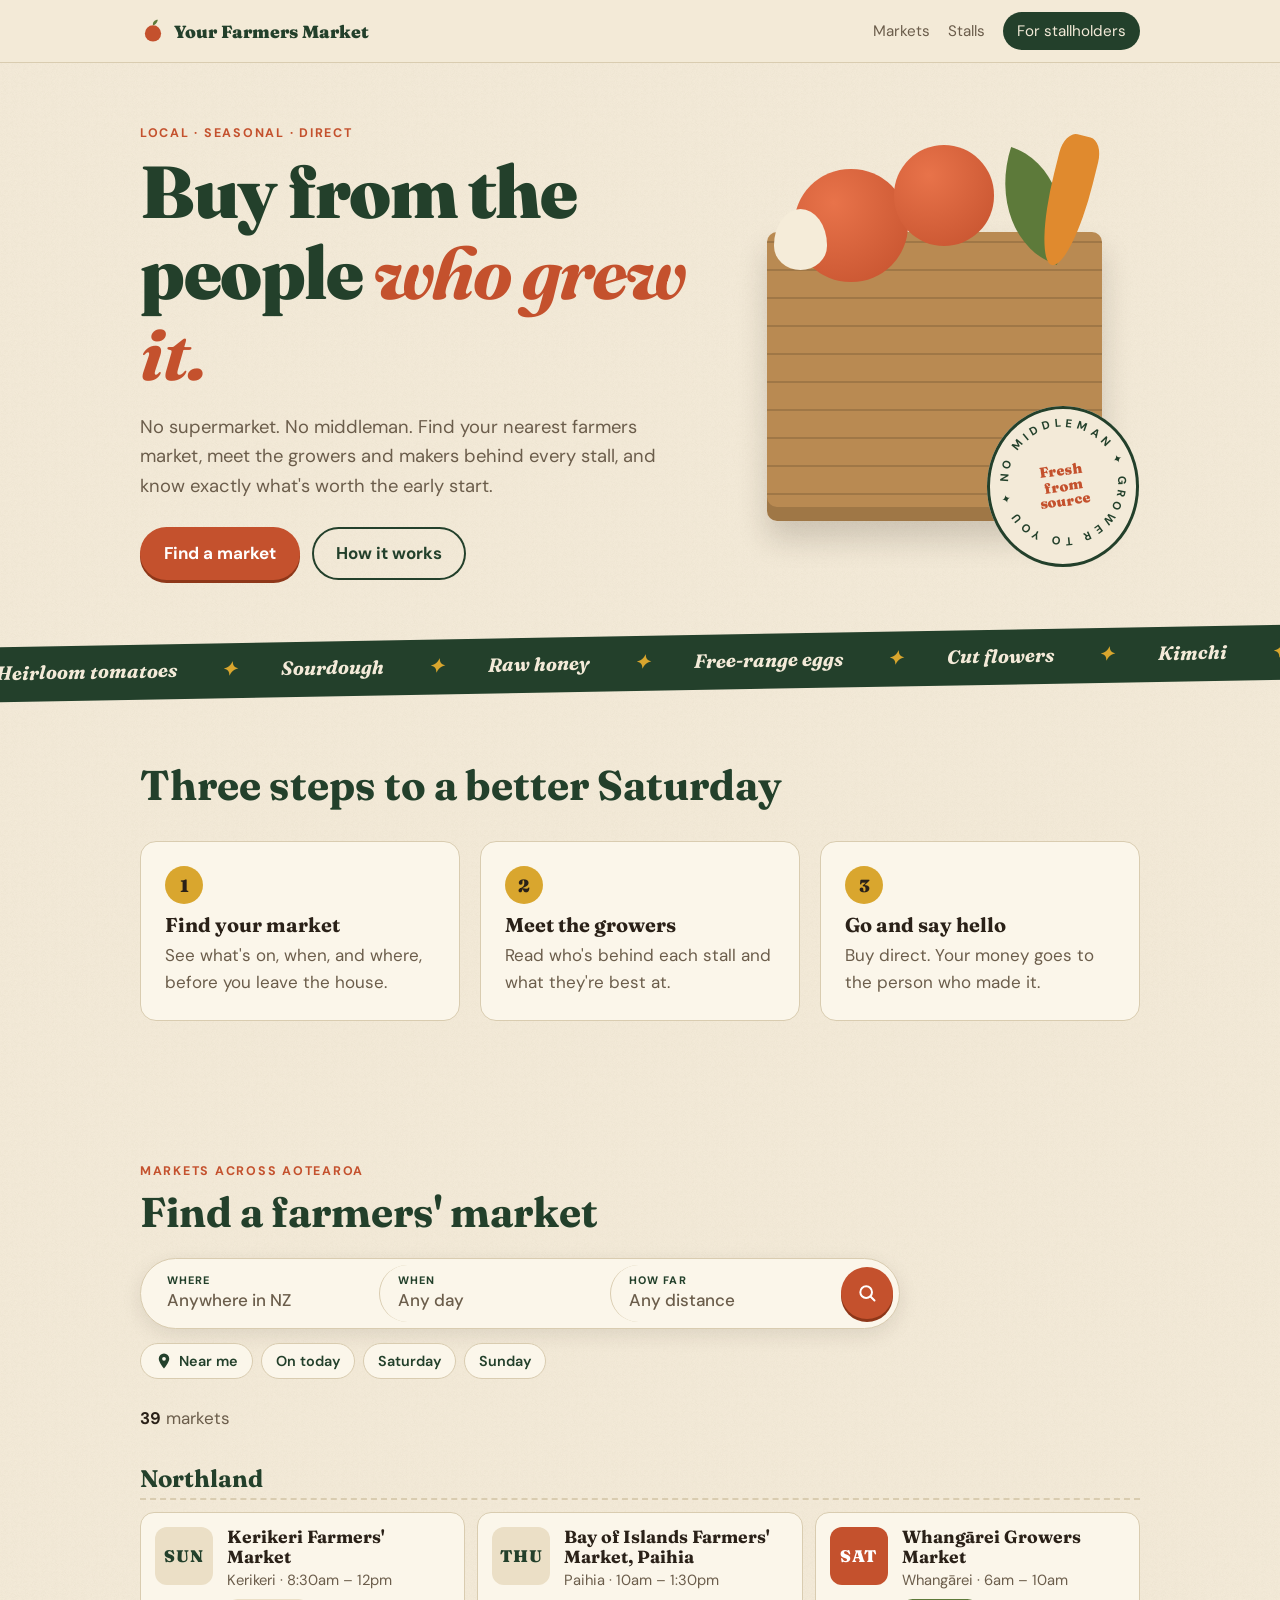
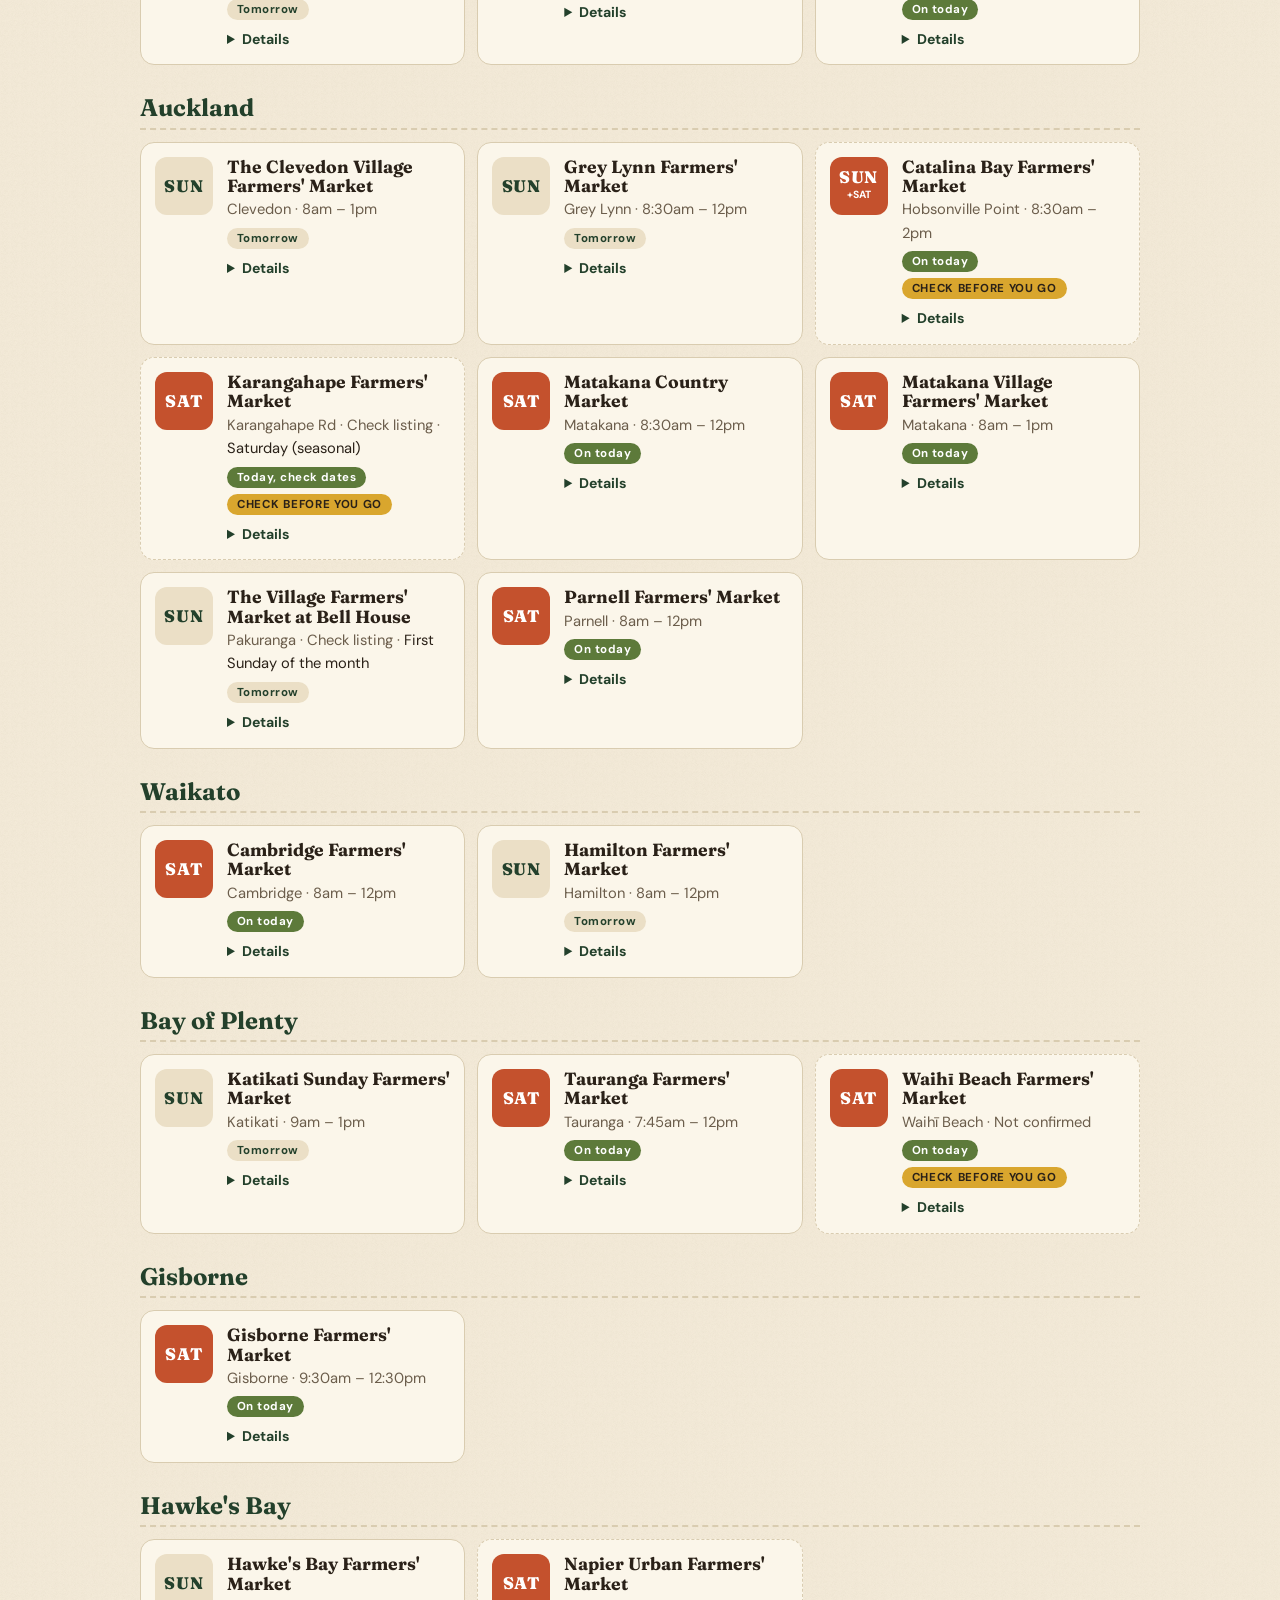
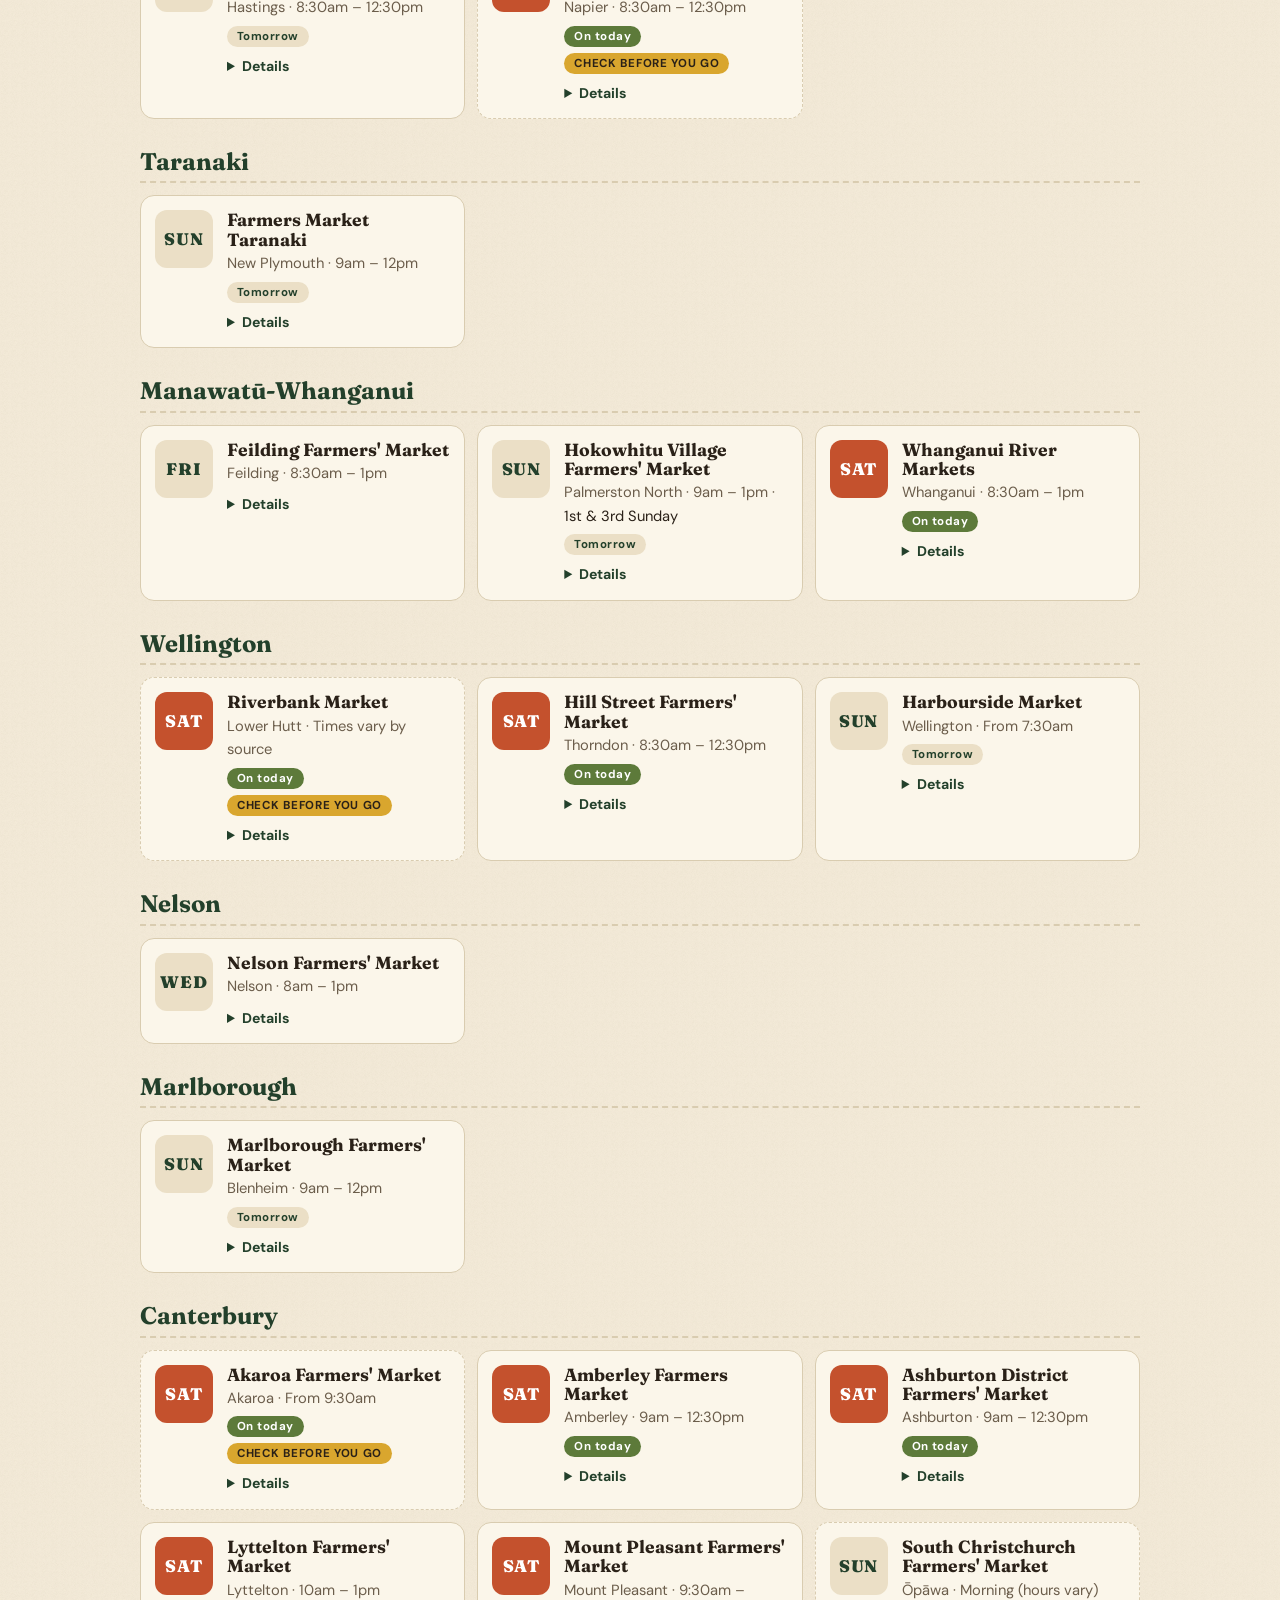
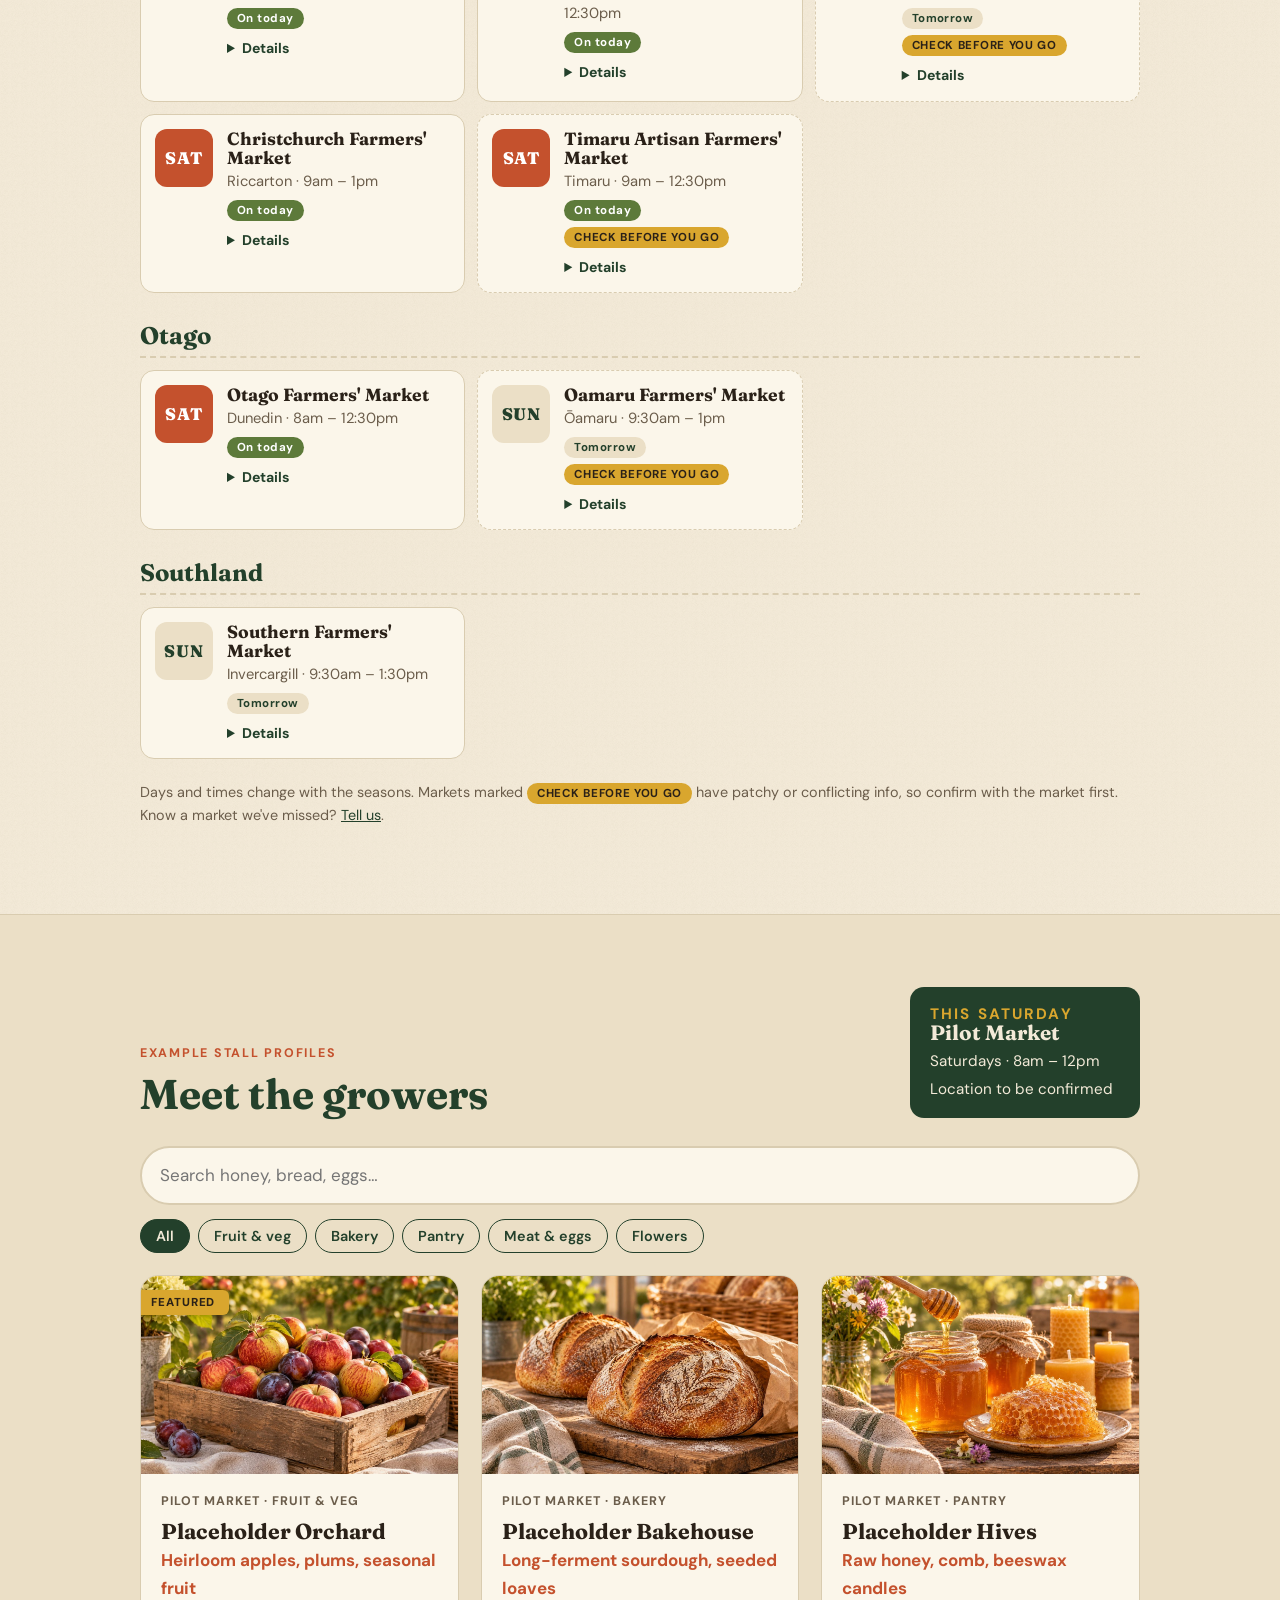
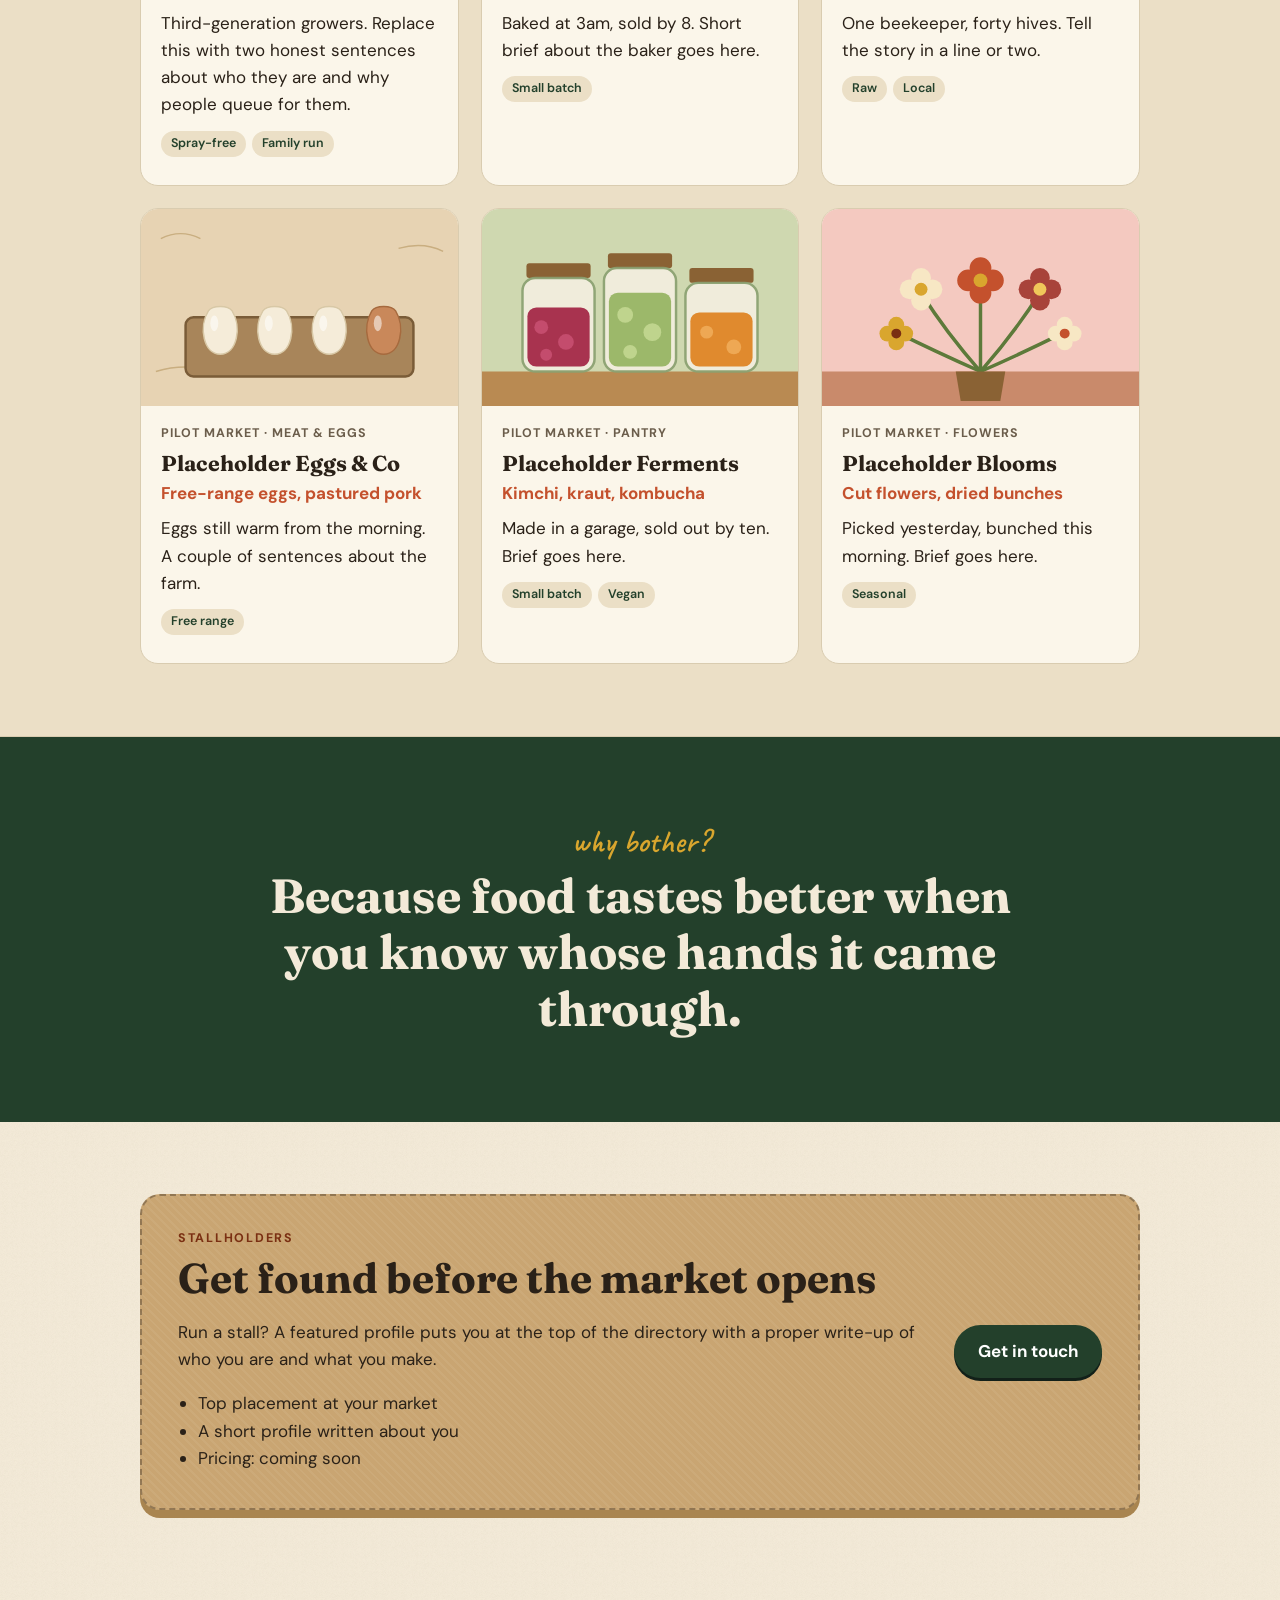
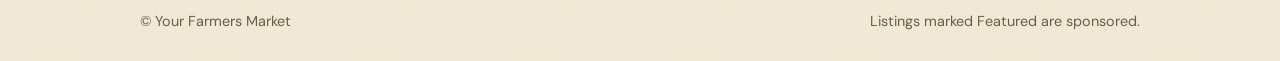
<file: index.html>
<!DOCTYPE html>
<html lang="en-NZ">
<head>
<meta charset="utf-8">
<meta name="viewport" content="width=device-width,initial-scale=1">
<title>Your Farmers Market — Buy from the people who grew it</title>
<meta name="description" content="Find local farmers markets and meet the growers, bakers and makers behind every stall. No middleman.">
<link rel="preconnect" href="https://fonts.googleapis.com">
<link rel="preconnect" href="https://fonts.gstatic.com" crossorigin>
<link href="https://fonts.googleapis.com/css2?family=Fraunces:opsz,wght@9..144,500;9..144,700;9..144,900&family=DM+Sans:wght@400;500;700&family=Caveat:wght@600&display=swap" rel="stylesheet">
<link rel="stylesheet" href="styles.css">
</head>
<body>
<header class="top"><div class="wrap bar">
  <a class="logo" href="#top"><svg viewBox="0 0 32 32" width="26" height="26" aria-hidden="true"><circle cx="16" cy="19" r="10" fill="#c4512d"/><path d="M16 9c-1-4 2-7 6-7-1 4-3 6-6 7z" fill="#5d7a3a"/></svg>Your Farmers Market</a>
  <nav><a href="#markets">Markets</a><a href="#stalls-section">Stalls</a><a class="pill" href="#feature">For stallholders</a></nav>
</div></header>

<main id="top">
<section class="hero"><div class="wrap hero-grid">
  <div>
    <p class="eyebrow">Local · Seasonal · Direct</p>
    <h1>Buy from the people <em>who grew it.</em></h1>
    <p class="lede">No supermarket. No middleman. Find your nearest farmers market, meet the growers and makers behind every stall, and know exactly what's worth the early start.</p>
    <div class="cta"><a class="btn" href="#markets">Find a market</a><a class="btn ghost" href="#how">How it works</a></div>
  </div>
  <div class="art" aria-hidden="true">
    <div class="stamp"><svg viewBox="0 0 160 160"><defs><path id="c" d="M80,80 m-58,0 a58,58 0 1,1 116,0 a58,58 0 1,1 -116,0"/></defs><text><textPath href="#c" startOffset="0" textLength="352" lengthAdjust="spacing">NO MIDDLEMAN ✦ GROWER TO YOU ✦</textPath></text></svg><b>Fresh<br>from<br>source</b></div>
    <div class="crate"><span class="tom"></span><span class="tom t2"></span><span class="leaf"></span><span class="car"></span><span class="egg"></span></div>
  </div>
</div></section>

<div class="marquee" aria-hidden="true"><div><span>Heirloom tomatoes</span><span>Sourdough</span><span>Raw honey</span><span>Free-range eggs</span><span>Cut flowers</span><span>Kimchi</span><span>Stone fruit</span><span>Pastured pork</span><span>Heirloom tomatoes</span><span>Sourdough</span><span>Raw honey</span><span>Free-range eggs</span><span>Cut flowers</span><span>Kimchi</span><span>Stone fruit</span><span>Pastured pork</span></div></div>

<section id="how" class="wrap section">
  <h2 class="reveal">Three steps to a better Saturday</h2>
  <ol class="steps">
    <li class="reveal"><span class="n">1</span><h3>Find your market</h3><p>See what's on, when, and where, before you leave the house.</p></li>
    <li class="reveal"><span class="n">2</span><h3>Meet the growers</h3><p>Read who's behind each stall and what they're best at.</p></li>
    <li class="reveal"><span class="n">3</span><h3>Go and say hello</h3><p>Buy direct. Your money goes to the person who made it.</p></li>
  </ol>
</section>

<section id="markets" class="wrap section">
  <p class="eyebrow">Markets across Aotearoa</p>
  <h2>Find a farmers' market</h2>

  <button class="spill" id="sp-open" type="button" aria-haspopup="dialog">
    <span class="sp-seg" data-go="where"><small>Where</small><b id="sp-where">Anywhere in NZ</b></span>
    <span class="sp-seg" data-go="when"><small>When</small><b id="sp-when">Any day</b></span>
    <span class="sp-seg sp-far" data-go="far"><small>How far</small><b id="sp-far">Any distance</b></span>
    <span class="sp-go"><svg viewBox="0 0 24 24" width="20" height="20" aria-hidden="true"><circle cx="11" cy="11" r="7" fill="none" stroke="currentColor" stroke-width="2.4"/><path d="M16.5 16.5L21 21" stroke="currentColor" stroke-width="2.4" stroke-linecap="round"/></svg></span>
  </button>

  <div class="quick" id="quick">
    <button type="button" data-q="near"><svg viewBox="0 0 24 24" width="18" height="18" aria-hidden="true"><path d="M12 2a7 7 0 0 0-7 7c0 5 7 13 7 13s7-8 7-13a7 7 0 0 0-7-7zm0 9.5A2.5 2.5 0 1 1 12 6.5a2.5 2.5 0 0 1 0 5z" fill="currentColor"/></svg>Near me</button>
    <button type="button" data-q="today">On today</button>
    <button type="button" data-q="6">Saturday</button>
    <button type="button" data-q="0">Sunday</button>
  </div>

  <div class="resbar"><p id="mk-count" aria-live="polite"></p><div id="mk-active" class="active"></div></div>
  <p id="mk-geo" class="geo" hidden></p>
  <div id="mk-list" class="mk-list"></div>
  <p id="mk-empty" class="empty" hidden></p>
  <p class="fineprint">Days and times change with the seasons. Markets marked <span class="flag">Check before you go</span> have patchy or conflicting info, so confirm with the market first. Know a market we've missed? <a href="mailto:hello@yourfarmersmarket.co.nz?subject=Market%20suggestion">Tell us</a>.</p>

  <div class="sheet" id="sheet" hidden>
    <div class="sheet-bg" data-close></div>
    <div class="sheet-panel" role="dialog" aria-modal="true" aria-labelledby="sheet-title">
      <div class="sheet-head"><h3 id="sheet-title">Find a market</h3><button type="button" class="x" data-close aria-label="Close">&times;</button></div>
      <div class="sheet-body">
        <section id="s-where"><h4>Where</h4>
          <div class="field"><svg viewBox="0 0 24 24" width="20" height="20" aria-hidden="true"><circle cx="11" cy="11" r="7" fill="none" stroke="currentColor" stroke-width="2.4"/><path d="M16.5 16.5L21 21" stroke="currentColor" stroke-width="2.4" stroke-linecap="round"/></svg><label class="sr" for="mk-search">Town or market</label><input id="mk-search" type="search" list="mk-towns" placeholder="Search a town or market" autocomplete="off"><datalist id="mk-towns"></datalist></div>
          <button type="button" id="mk-near" class="locbtn"><svg viewBox="0 0 24 24" width="18" height="18" aria-hidden="true"><path d="M12 2a7 7 0 0 0-7 7c0 5 7 13 7 13s7-8 7-13a7 7 0 0 0-7-7zm0 9.5A2.5 2.5 0 1 1 12 6.5a2.5 2.5 0 0 1 0 5z" fill="currentColor"/></svg><span>Use my current location</span></button>
          <div class="chiprow" id="mk-regions"></div>
        </section>
        <section id="s-when"><h4>When</h4><div class="tiles" id="mk-days"></div></section>
        <section id="s-far"><h4>How far</h4><p class="hint" id="far-hint">Pick a town or use your location first.</p><div class="chiprow" id="mk-radius"></div></section>
      </div>
      <div class="sheet-foot"><button type="button" class="linkbtn" id="mk-clear">Clear all</button><button type="button" class="btn" id="mk-show" data-close>Show markets</button></div>
    </div>
  </div>
</section>

<section id="stalls-section" class="band"><div class="wrap section">
  <div class="head"><div><p class="eyebrow">Example stall profiles</p><h2>Meet the growers</h2></div>
    <aside id="thisweek" class="week reveal"></aside></div>
  <div class="tools"><label class="sr" for="search">Search stalls</label>
    <input id="search" type="search" placeholder="Search honey, bread, eggs…" autocomplete="off"><div id="chips" class="chips"></div></div>
  <div id="stalls" class="grid"></div>
  <p id="empty" class="empty" hidden>Nothing matches that yet. Try another word or category.</p>
</div></section>

<section class="manifesto"><div class="wrap">
  <p class="hand">why bother?</p>
  <p class="big">Because food tastes better when you know whose hands it came through.</p>
</div></section>

<section id="feature" class="wrap section">
  <div class="kraft reveal">
    <div><p class="eyebrow">Stallholders</p><h2>Get found before the market opens</h2>
      <p>Run a stall? A featured profile puts you at the top of the directory with a proper write-up of who you are and what you make.</p>
      <ul><li>Top placement at your market</li><li>A short profile written about you</li><li>Pricing: coming soon</li></ul></div>
    <a class="btn" href="mailto:hello@yourfarmersmarket.co.nz?subject=Featured%20stall%20enquiry">Get in touch</a>
  </div>
</section>
</main>

<footer><div class="wrap foot"><span>© Your Farmers Market</span><span>Listings marked Featured are sponsored.</span></div></footer>
<script src="markets.js"></script><script src="markets-ui.js"></script><script src="data.js"></script><script src="app.js"></script>
</body>
</html>
</file>
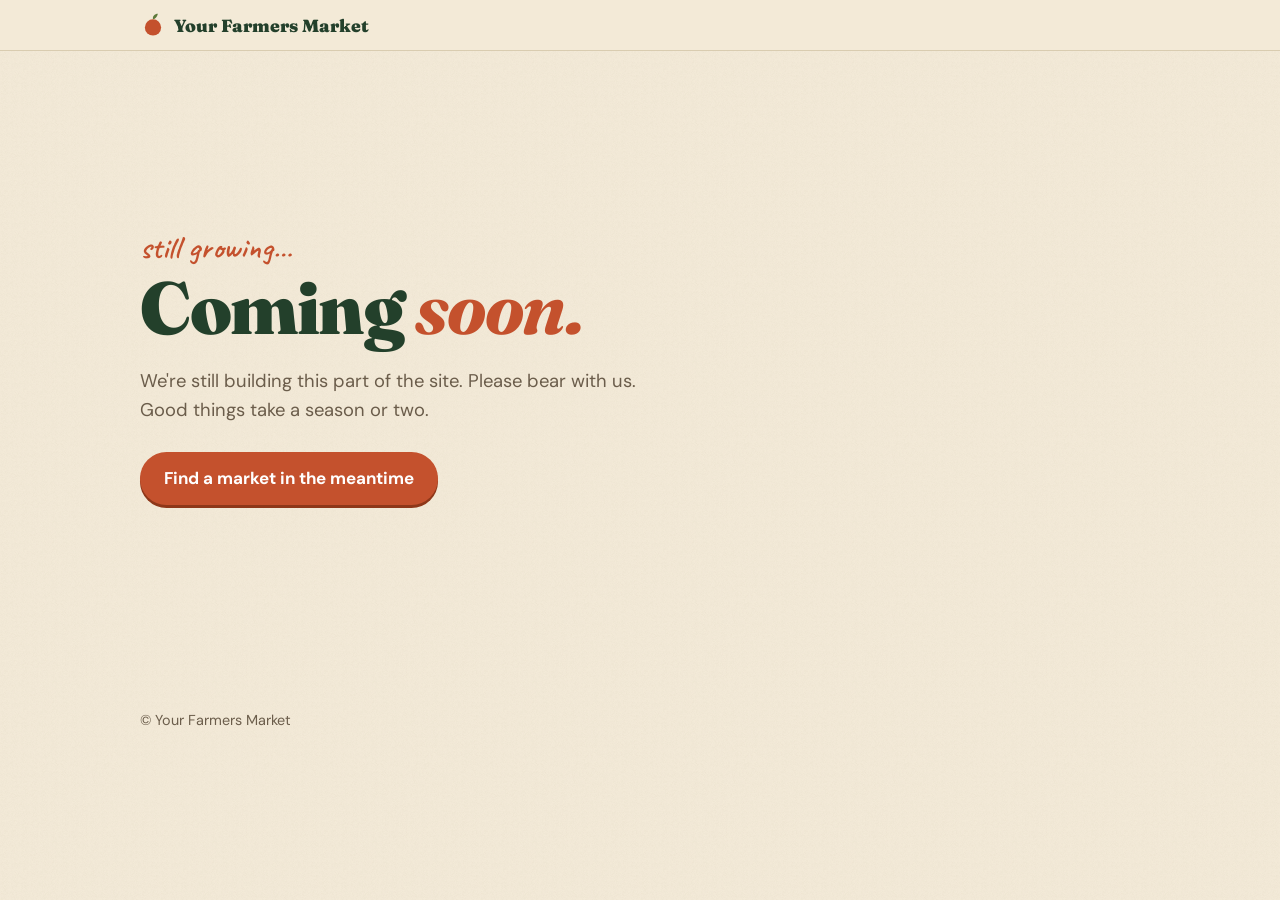
<file: coming-soon.html>
<!DOCTYPE html>
<html lang="en-NZ">
<head>
<meta charset="utf-8">
<meta name="viewport" content="width=device-width,initial-scale=1">
<title>Coming soon — Your Farmers Market</title>
<meta name="robots" content="noindex">
<link rel="preconnect" href="https://fonts.googleapis.com">
<link rel="preconnect" href="https://fonts.gstatic.com" crossorigin>
<link href="https://fonts.googleapis.com/css2?family=Fraunces:opsz,wght@9..144,700;9..144,900&family=DM+Sans:wght@400;500;700&family=Caveat:wght@600&display=swap" rel="stylesheet">
<link rel="stylesheet" href="styles.css">
</head>
<body>
<header class="top"><div class="wrap bar">
  <a class="logo" href="index.html"><svg viewBox="0 0 32 32" width="26" height="26" aria-hidden="true"><circle cx="16" cy="19" r="10" fill="#c4512d"/><path d="M16 9c-1-4 2-7 6-7-1 4-3 6-6 7z" fill="#5d7a3a"/></svg>Your Farmers Market</a>
</div></header>
<main class="wrap soon">
  <p class="hand">still growing…</p>
  <h1>Coming <em>soon.</em></h1>
  <p class="lede">We're still building this part of the site. Please bear with us. Good things take a season or two.</p>
  <a class="btn" href="index.html#markets">Find a market in the meantime</a>
</main>
<footer><div class="wrap foot"><span>© Your Farmers Market</span></div></footer>
</body>
</html>
</file>
<file: styles.css>
:root{--paper:#f3ead8;--paper2:#ebdfc6;--ink:#2a2118;--muted:#6b5d4b;--forest:#23402b;--tomato:#c4512d;--mustard:#d9a62e;--leaf:#5d7a3a;--card:#fbf6ea;--line:#d9ccb0;
--serif:'Fraunces',Georgia,'Times New Roman',serif;--sans:'DM Sans',system-ui,sans-serif;--hand:'Caveat','Brush Script MT',cursive}
*{box-sizing:border-box}html{scroll-behavior:smooth}
body{margin:0;background:var(--paper);color:var(--ink);font:17px/1.6 var(--sans);
background-image:url("data:image/svg+xml,%3Csvg xmlns='http://www.w3.org/2000/svg' width='160' height='160'%3E%3Cfilter id='n'%3E%3CfeTurbulence baseFrequency='.9' numOctaves='2'/%3E%3CfeColorMatrix values='0 0 0 0 .3 0 0 0 0 .2 0 0 0 0 .1 0 0 0 .07 0'/%3E%3C/filter%3E%3Crect width='160' height='160' filter='url(%23n)'/%3E%3C/svg%3E")}
.wrap{max-width:1040px;margin:0 auto;padding:0 20px}
h1,h2,h3{font-family:var(--serif);line-height:1.1;margin:0}
.eyebrow{font:700 .78rem/1 var(--sans);letter-spacing:.14em;text-transform:uppercase;color:var(--tomato);margin:0 0 12px}
.sr{position:absolute;left:-9999px}
.top{position:sticky;top:0;z-index:10;background:color-mix(in srgb,var(--paper) 90%,transparent);backdrop-filter:blur(8px);border-bottom:1px solid var(--line)}
.bar{display:flex;justify-content:space-between;align-items:center;padding-top:12px;padding-bottom:12px;gap:12px;flex-wrap:wrap}
.logo{display:flex;align-items:center;gap:8px;font:900 1.1rem var(--serif);color:var(--forest);text-decoration:none}
nav{display:flex;align-items:center;gap:18px;font-size:.95rem}nav a{color:var(--muted);text-decoration:none}nav a:hover{color:var(--ink)}
.pill{background:var(--forest);color:var(--paper)!important;padding:7px 14px;border-radius:99px}
.hero{padding:64px 0 48px}.hero-grid{display:grid;grid-template-columns:1.15fr .85fr;gap:32px;align-items:center}
h1{font-size:clamp(2.6rem,7vw,4.6rem);font-weight:900;letter-spacing:-.02em;color:var(--forest)}
h1 em{font-style:italic;font-weight:700;color:var(--tomato)}
.lede{font-size:1.15rem;color:var(--muted);max-width:520px;margin:18px 0 26px}
.cta{display:flex;gap:12px;flex-wrap:wrap}
.btn{display:inline-block;background:var(--tomato);color:#fff;padding:13px 24px;border-radius:99px;font-weight:700;text-decoration:none;box-shadow:0 3px 0 #8e3719;transition:transform .15s,box-shadow .15s}
.btn:hover{transform:translateY(-2px);box-shadow:0 5px 0 #8e3719}
.btn.ghost{background:transparent;color:var(--forest);box-shadow:inset 0 0 0 2px var(--forest)}.btn.ghost:hover{box-shadow:inset 0 0 0 2px var(--forest),0 4px 0 var(--forest)}
.art{position:relative;aspect-ratio:1;max-width:380px;margin:0 auto;width:100%}
.crate{position:absolute;inset:18% 6% 6%;background:#b98a52;border-radius:10px;box-shadow:inset 0 -14px 0 rgba(0,0,0,.14),0 18px 30px rgba(42,33,24,.18);
background-image:repeating-linear-gradient(0deg,transparent 0 26px,rgba(0,0,0,.14) 26px 28px)}
.crate span{position:absolute;display:block}
.tom{width:34%;aspect-ratio:1;border-radius:50%;background:radial-gradient(circle at 35% 30%,#e8734a,var(--tomato));left:8%;top:-22%}
.tom.t2{left:38%;top:-30%;width:30%}
.leaf{width:24%;height:34%;left:68%;top:-26%;background:var(--leaf);border-radius:0 100% 0 100%;transform:rotate(18deg)}
.car{width:12%;height:46%;left:84%;top:-34%;background:#e08a2e;border-radius:40% 40% 60% 60%/20% 20% 80% 80%;transform:rotate(14deg)}
.egg{width:16%;height:21%;left:2%;top:-8%;background:#f5ecd9;border-radius:50% 50% 50% 50%/60% 60% 40% 40%}
.stamp{position:absolute;right:-4%;bottom:-6%;width:40%;aspect-ratio:1;z-index:2;animation:spin 28s linear infinite;color:var(--forest)}
.stamp svg{width:100%;height:100%;animation:spin 28s linear infinite reverse}.stamp text{font:700 12px var(--sans);fill:currentColor}
.stamp b{position:absolute;inset:0;display:grid;place-items:center;text-align:center;font:900 .9rem/1.05 var(--serif);color:var(--tomato);transform:rotate(-8deg);animation:spin 28s linear infinite reverse}
.stamp{background:var(--paper);border-radius:50%;box-shadow:0 0 0 3px var(--forest) inset}
@keyframes spin{to{transform:rotate(360deg)}}
.marquee{background:var(--forest);color:var(--paper);overflow:hidden;white-space:nowrap;padding:14px 0;transform:rotate(-1deg);margin:8px -2% 0}
.marquee div{display:inline-block;animation:slide 40s linear infinite}
.marquee span{font:italic 700 1.2rem var(--serif);margin:0 22px}.marquee span::after{content:"✦";margin-left:44px;color:var(--mustard)}
@keyframes slide{to{transform:translateX(-50%)}}
.section{padding-top:72px;padding-bottom:72px}.section h2{font-size:clamp(1.8rem,4.5vw,2.6rem);color:var(--forest)}
.steps{list-style:none;padding:0;margin:32px 0 0;display:grid;grid-template-columns:repeat(auto-fit,minmax(220px,1fr));gap:20px}
.steps li{background:var(--card);border:1.5px solid var(--line);border-radius:16px;padding:24px;position:relative}
.steps h3{font-size:1.25rem;margin:10px 0 6px}.steps p{margin:0;color:var(--muted)}
.n{display:inline-grid;place-items:center;width:38px;height:38px;border-radius:50%;background:var(--mustard);font:900 1.1rem var(--serif);color:var(--ink)}
.band{background:var(--paper2);border-block:1px solid var(--line)}
.head{display:flex;justify-content:space-between;align-items:flex-end;gap:20px;flex-wrap:wrap}
.week{background:var(--forest);color:var(--paper);border-radius:14px;padding:16px 20px;min-width:230px;transform:rotate(1.5deg)}
.week .eyebrow{color:var(--mustard)}.week h3{font-size:1.3rem}.week p{margin:4px 0 0;font-size:.95rem}
.tools{margin:28px 0 22px;display:grid;gap:14px}
#search{width:100%;padding:14px 18px;border-radius:99px;border:2px solid var(--line);background:var(--card);font:inherit;color:var(--ink)}
#search:focus{outline:none;border-color:var(--forest)}
.chips{display:flex;gap:8px;flex-wrap:wrap}
.chip{border:1.5px solid var(--forest);background:transparent;color:var(--forest);padding:7px 15px;border-radius:99px;font:600 .9rem var(--sans);cursor:pointer;transition:.15s}
.chip:hover{background:rgba(35,64,43,.08)}.chip.on{background:var(--forest);color:var(--paper)}
.grid{display:grid;grid-template-columns:repeat(auto-fill,minmax(290px,1fr));gap:22px}
.stall{background:var(--card);border:1.5px solid var(--line);border-radius:18px;overflow:hidden;position:relative;transition:transform .2s,box-shadow .2s}
.stall:hover{transform:translateY(-5px) rotate(-.4deg);box-shadow:0 14px 28px rgba(42,33,24,.14)}
.media{aspect-ratio:16/10;overflow:hidden}.media img{width:100%;height:100%;object-fit:cover;display:block}
.ph{width:100%;height:100%;display:grid;place-items:center;background:
radial-gradient(circle at 20% 20%,rgba(255,255,255,.25),transparent 45%),var(--h)}
.ph span{font:900 3.4rem var(--serif);color:rgba(255,255,255,.88)}
.body{padding:18px 20px 20px}.where{margin:0 0 4px;font-size:.78rem;font-weight:700;letter-spacing:.08em;text-transform:uppercase;color:var(--muted)}
.stall h3{font-size:1.35rem}.sells{color:var(--tomato);font-weight:700;margin:4px 0 8px!important}.body p{margin:0 0 8px}
.tags{display:flex;gap:6px;flex-wrap:wrap;margin-top:12px!important}.tags span{font-size:.78rem;font-weight:600;background:var(--paper2);padding:3px 10px;border-radius:99px;color:var(--forest)}
.ribbon{position:absolute;top:14px;left:-6px;z-index:2;background:var(--mustard);color:var(--ink);font:800 .72rem var(--sans);letter-spacing:.08em;text-transform:uppercase;padding:5px 14px 5px 16px;border-radius:0 6px 6px 0;box-shadow:0 2px 6px rgba(0,0,0,.2)}
.empty{text-align:center;color:var(--muted);padding:30px}
.manifesto{background:var(--forest);color:var(--paper);padding:84px 0;text-align:center}
.hand{font:600 2rem var(--hand);color:var(--mustard);margin:0 0 6px}
.big{font:700 clamp(1.7rem,4.6vw,3rem)/1.18 var(--serif);max-width:780px;margin:0 auto}
.kraft{background:#c9a572;background-image:repeating-linear-gradient(45deg,rgba(255,255,255,.05) 0 2px,transparent 2px 6px);border-radius:20px;padding:36px;display:grid;grid-template-columns:1fr auto;gap:24px;align-items:center;box-shadow:0 8px 0 #a98550;border:2px dashed rgba(42,33,24,.35)}
.kraft h2{color:var(--ink)}.kraft .eyebrow{color:#7a2f12}.kraft ul{padding-left:20px;margin:10px 0 0}
.kraft .btn{background:var(--forest);box-shadow:0 3px 0 #122019;white-space:nowrap}.kraft .btn:hover{box-shadow:0 5px 0 #122019}
footer{padding:28px 0;color:var(--muted);font-size:.9rem}.foot{display:flex;justify-content:space-between;gap:12px;flex-wrap:wrap}
.reveal{opacity:0;transform:translateY(18px);transition:opacity .6s ease,transform .6s ease}.reveal.in{opacity:1;transform:none}
@media(max-width:760px){.hero-grid{grid-template-columns:1fr}.art{max-width:280px;order:-1}.kraft{grid-template-columns:1fr}.hero{padding-top:36px}nav a:not(.pill){display:none}}
@media(prefers-reduced-motion:reduce){*{animation:none!important;transition:none!important}.reveal{opacity:1;transform:none}html{scroll-behavior:auto}}
.updated{color:var(--muted);font-size:.9rem;margin:0}
.mk-grid{display:grid;grid-template-columns:repeat(auto-fill,minmax(250px,1fr));gap:16px}
.rhead{grid-column:1/-1;font-size:1.5rem;color:var(--forest);margin:18px 0 0;padding-bottom:6px;border-bottom:2px dashed var(--line)}
.mk{background:var(--card);border:1.5px solid var(--line);border-left:6px solid var(--leaf);border-radius:14px;padding:16px 18px;transition:transform .2s,box-shadow .2s}
.mk:hover{transform:translateY(-3px);box-shadow:0 10px 22px rgba(42,33,24,.12)}
.mk.warn{border-left-color:var(--mustard)}
.mk h3{font-size:1.2rem;margin:2px 0 8px}.mk p{margin:0 0 6px}.when{color:var(--tomato)}.when strong{color:var(--forest)}
.venue{font-size:.92rem;color:var(--muted)}.note{font-size:.85rem;color:var(--muted);font-style:italic}
.flag{display:inline-block;background:var(--mustard);color:var(--ink);font:700 .72rem var(--sans);letter-spacing:.06em;text-transform:uppercase;padding:3px 10px;border-radius:99px}
.src{font-size:.78rem;color:var(--muted);margin-top:8px!important}.src a{color:var(--forest)}
.fineprint{font-size:.9rem;color:var(--muted);margin-top:22px}.fineprint a{color:var(--forest)}
.site{margin:8px 0 0!important}.site a{color:var(--tomato);font-weight:700;text-decoration:none}.site a:hover{text-decoration:underline}
.facts{margin:6px 0 8px;padding-left:18px;font-size:.88rem;color:var(--ink)}.facts li{margin:2px 0}.facts li::marker{color:var(--leaf)}
.soon{min-height:70vh;display:flex;flex-direction:column;justify-content:center;align-items:flex-start;padding-top:48px;padding-bottom:48px}
.soon .hand{font:600 2rem var(--hand);color:var(--tomato);margin:0}
/* Market finder v2 */
.finder{padding:16px 0 10px;margin-top:14px;border-bottom:1px solid var(--line)}
.searchrow{display:flex;gap:10px}
.field{flex:1;display:flex;align-items:center;gap:8px;background:var(--card);border:2px solid var(--line);border-radius:99px;padding:0 16px;color:var(--muted)}
.field:focus-within{border-color:var(--forest)}
.field input{flex:1;border:0;background:transparent;font:inherit;color:var(--ink);padding:13px 0;min-width:0}.field input:focus{outline:none}
.nearbtn{display:flex;align-items:center;gap:6px;border:0;background:var(--forest);color:var(--paper);font:700 .95rem var(--sans);padding:0 18px;border-radius:99px;cursor:pointer;white-space:nowrap}
.nearbtn.on{background:var(--tomato)}.nearbtn.busy{opacity:.6}
.filterrow{display:flex;gap:10px;margin-top:12px;flex-wrap:wrap;align-items:center}
.seg{display:flex;background:var(--paper2);border-radius:99px;padding:4px;overflow-x:auto;max-width:100%}
.seg button{border:0;background:transparent;font:600 .9rem var(--sans);color:var(--forest);padding:8px 14px;border-radius:99px;cursor:pointer;white-space:nowrap}
.seg button.on{background:var(--card);box-shadow:0 1px 3px rgba(42,33,24,.18)}
#mk-region{font:600 .9rem var(--sans);color:var(--forest);background:var(--card);border:2px solid var(--line);border-radius:99px;padding:8px 14px}
.resultbar{display:flex;justify-content:space-between;align-items:center;margin-top:10px;min-height:28px}
.resultbar p{margin:0;color:var(--muted);font-size:.95rem}.resultbar strong{color:var(--ink)}
#mk-clear{border:0;background:none;color:var(--tomato);font:700 .9rem var(--sans);cursor:pointer;text-decoration:underline}
.geo{font-size:.85rem;color:var(--muted);margin:4px 0 0}
.mk-list{display:grid;grid-template-columns:repeat(auto-fill,minmax(320px,1fr));gap:12px;margin-top:16px}
.mk2{display:flex;gap:14px;background:var(--card);border:1.5px solid var(--line);border-radius:14px;padding:14px}
.mk2.warn{border-style:dashed}
.dtile{flex:none;width:58px;height:58px;border-radius:12px;background:var(--paper2);display:grid;place-items:center;align-content:center;color:var(--forest)}
.dtile b{font:900 1.05rem var(--serif);letter-spacing:.04em}.dtile small{font-size:.65rem;font-weight:700}
.dtile.live{background:var(--tomato);color:#fff}
.mbody{flex:1;min-width:0}.mtop{display:flex;justify-content:space-between;gap:8px;align-items:baseline}
.mk2 h3{font-size:1.1rem;margin:0}.dist{font-size:.8rem;font-weight:700;color:var(--tomato);white-space:nowrap}
.mline{margin:3px 0 0;color:var(--muted);font-size:.92rem}.mline em{font-style:normal;color:var(--ink)}
.mbadges{margin:6px 0 0;display:flex;gap:6px;flex-wrap:wrap}.mbadges:empty{display:none}
.today,.tmrw{font:700 .72rem var(--sans);letter-spacing:.04em;padding:3px 10px;border-radius:99px;background:var(--leaf);color:#fff}.tmrw{background:var(--paper2);color:var(--forest)}
.mk2 details{margin-top:8px}.mk2 summary{cursor:pointer;font-weight:700;font-size:.88rem;color:var(--forest)}
.mk2 details[open] summary{margin-bottom:6px}.mk2 .venue,.mk2 .note{font-size:.88rem;margin:4px 0}
@media(max-width:760px){.mk-list{grid-template-columns:1fr}.nearbtn span{display:none}.nearbtn{padding:0 14px}}
@media(max-width:760px){.seg button{padding:8px 10px;font-size:.85rem}.bar{flex-wrap:nowrap}.logo{font-size:1rem}.pill{padding:6px 12px;font-size:.85rem}}
.seg.radius{margin-top:10px}
[hidden]{display:none!important}
/* Market finder v3: search pill + sheet */
.spill{display:flex;align-items:center;width:100%;max-width:760px;margin:22px 0 0;padding:6px 6px 6px 8px;background:var(--card);border:1.5px solid var(--line);border-radius:99px;box-shadow:0 6px 20px rgba(42,33,24,.10);cursor:pointer;text-align:left;font:inherit;color:var(--ink);transition:box-shadow .2s}
.spill:hover{box-shadow:0 8px 26px rgba(42,33,24,.16)}
.sp-seg{flex:1;display:flex;flex-direction:column;padding:8px 18px;border-radius:99px;min-width:0}
.sp-seg+.sp-seg{border-left:1px solid var(--line)}
.sp-seg:hover{background:var(--paper2)}
.sp-seg small{font:800 .68rem var(--sans);letter-spacing:.1em;text-transform:uppercase;color:var(--forest)}
.sp-seg b{font-weight:500;color:var(--muted);white-space:nowrap;overflow:hidden;text-overflow:ellipsis}
.sp-go{flex:none;display:grid;place-items:center;width:52px;height:52px;border-radius:50%;background:var(--tomato);color:#fff;box-shadow:0 3px 0 #8e3719}
.quick{display:flex;gap:8px;margin-top:14px;overflow-x:auto;padding-bottom:4px;scrollbar-width:none}
.quick::-webkit-scrollbar{display:none}
.quick button{display:inline-flex;align-items:center;gap:6px;flex:none;border:1.5px solid var(--line);background:var(--card);color:var(--forest);font:600 .9rem var(--sans);padding:8px 14px;border-radius:99px;cursor:pointer;transition:.15s}
.quick button:hover{border-color:var(--forest)}
.quick button.on{background:var(--forest);border-color:var(--forest);color:var(--paper)}
.resbar{display:flex;flex-wrap:wrap;align-items:center;gap:8px 12px;margin-top:22px}
.resbar p{margin:0;color:var(--muted)}.resbar strong{color:var(--ink);font-size:1.05rem}
.active{display:flex;flex-wrap:wrap;gap:6px;align-items:center}
.achip{border:0;background:var(--paper2);color:var(--forest);font:600 .82rem var(--sans);padding:5px 10px;border-radius:99px;cursor:pointer}
.achip span{margin-left:2px;font-weight:800}
.linkbtn{border:0;background:none;color:var(--tomato);font:700 .88rem var(--sans);cursor:pointer;text-decoration:underline;padding:4px}
.noscroll{overflow:hidden}
.sheet{position:fixed;inset:0;z-index:50;display:flex;align-items:center;justify-content:center}
.sheet-bg{position:absolute;inset:0;background:rgba(35,30,20,.45);backdrop-filter:blur(2px);animation:fade .2s}
.sheet-panel{position:relative;width:min(560px,100%);max-height:88vh;display:flex;flex-direction:column;background:var(--paper);border-radius:22px;box-shadow:0 20px 60px rgba(0,0,0,.3);animation:pop .22s ease-out}
.sheet-head{display:flex;justify-content:space-between;align-items:center;padding:18px 22px 10px}
.sheet-head h3{font-size:1.4rem;color:var(--forest)}
.x{border:0;background:var(--paper2);width:36px;height:36px;border-radius:50%;font-size:1.5rem;line-height:1;cursor:pointer;color:var(--ink)}
.sheet-body{overflow-y:auto;padding:0 22px 12px}
.sheet-body section{padding:14px 0;border-bottom:1px solid var(--line)}
.sheet-body section:last-child{border-bottom:0}
.sheet-body h4{margin:0 0 10px;font:800 .75rem var(--sans);letter-spacing:.12em;text-transform:uppercase;color:var(--tomato)}
.sheet .field{background:var(--card)}
.sheet .field input{padding:13px 0}
.locbtn{display:flex;align-items:center;gap:8px;width:100%;margin-top:10px;border:1.5px dashed var(--forest);background:transparent;color:var(--forest);font:700 .95rem var(--sans);padding:12px 16px;border-radius:14px;cursor:pointer}
.locbtn.on{background:var(--forest);color:var(--paper);border-style:solid}.locbtn.busy{opacity:.6}
.chiprow{display:flex;flex-wrap:wrap;gap:8px;margin-top:12px}
.chiprow .chip{padding:7px 13px;font-size:.86rem}
.chip:disabled{opacity:.35;cursor:not-allowed}
.tiles{display:grid;grid-template-columns:repeat(auto-fill,minmax(96px,1fr));gap:8px}
.tile{display:flex;flex-direction:column;align-items:flex-start;gap:2px;border:1.5px solid var(--line);background:var(--card);border-radius:14px;padding:12px;cursor:pointer;text-align:left;font:inherit;color:var(--ink)}
.tile b{font:700 1rem var(--serif);color:var(--forest)}.tile small{font-size:.75rem;color:var(--muted)}
.tile.on{border-color:var(--forest);background:var(--forest)}.tile.on b,.tile.on small{color:var(--paper)}
.hint{margin:0 0 4px;font-size:.88rem;color:var(--muted)}
.sheet-foot{display:flex;justify-content:space-between;align-items:center;gap:12px;padding:14px 22px;border-top:1px solid var(--line);background:var(--paper);border-radius:0 0 22px 22px}
.sheet-foot .btn{flex:1;max-width:260px;text-align:center;border:0;font-size:1rem;cursor:pointer}
@keyframes fade{from{opacity:0}}@keyframes pop{from{opacity:0;transform:translateY(16px) scale(.98)}}
@media(max-width:760px){
  .sp-far{display:none}.sp-seg{padding:6px 12px}.sp-go{width:46px;height:46px}
  .sheet{align-items:flex-end}.sheet-panel{width:100%;max-height:92vh;border-radius:22px 22px 0 0;animation:up .25s ease-out}
  .sheet-foot{border-radius:0;padding-bottom:max(14px,env(safe-area-inset-bottom))}
}
@keyframes up{from{transform:translateY(100%)}}
</file>
